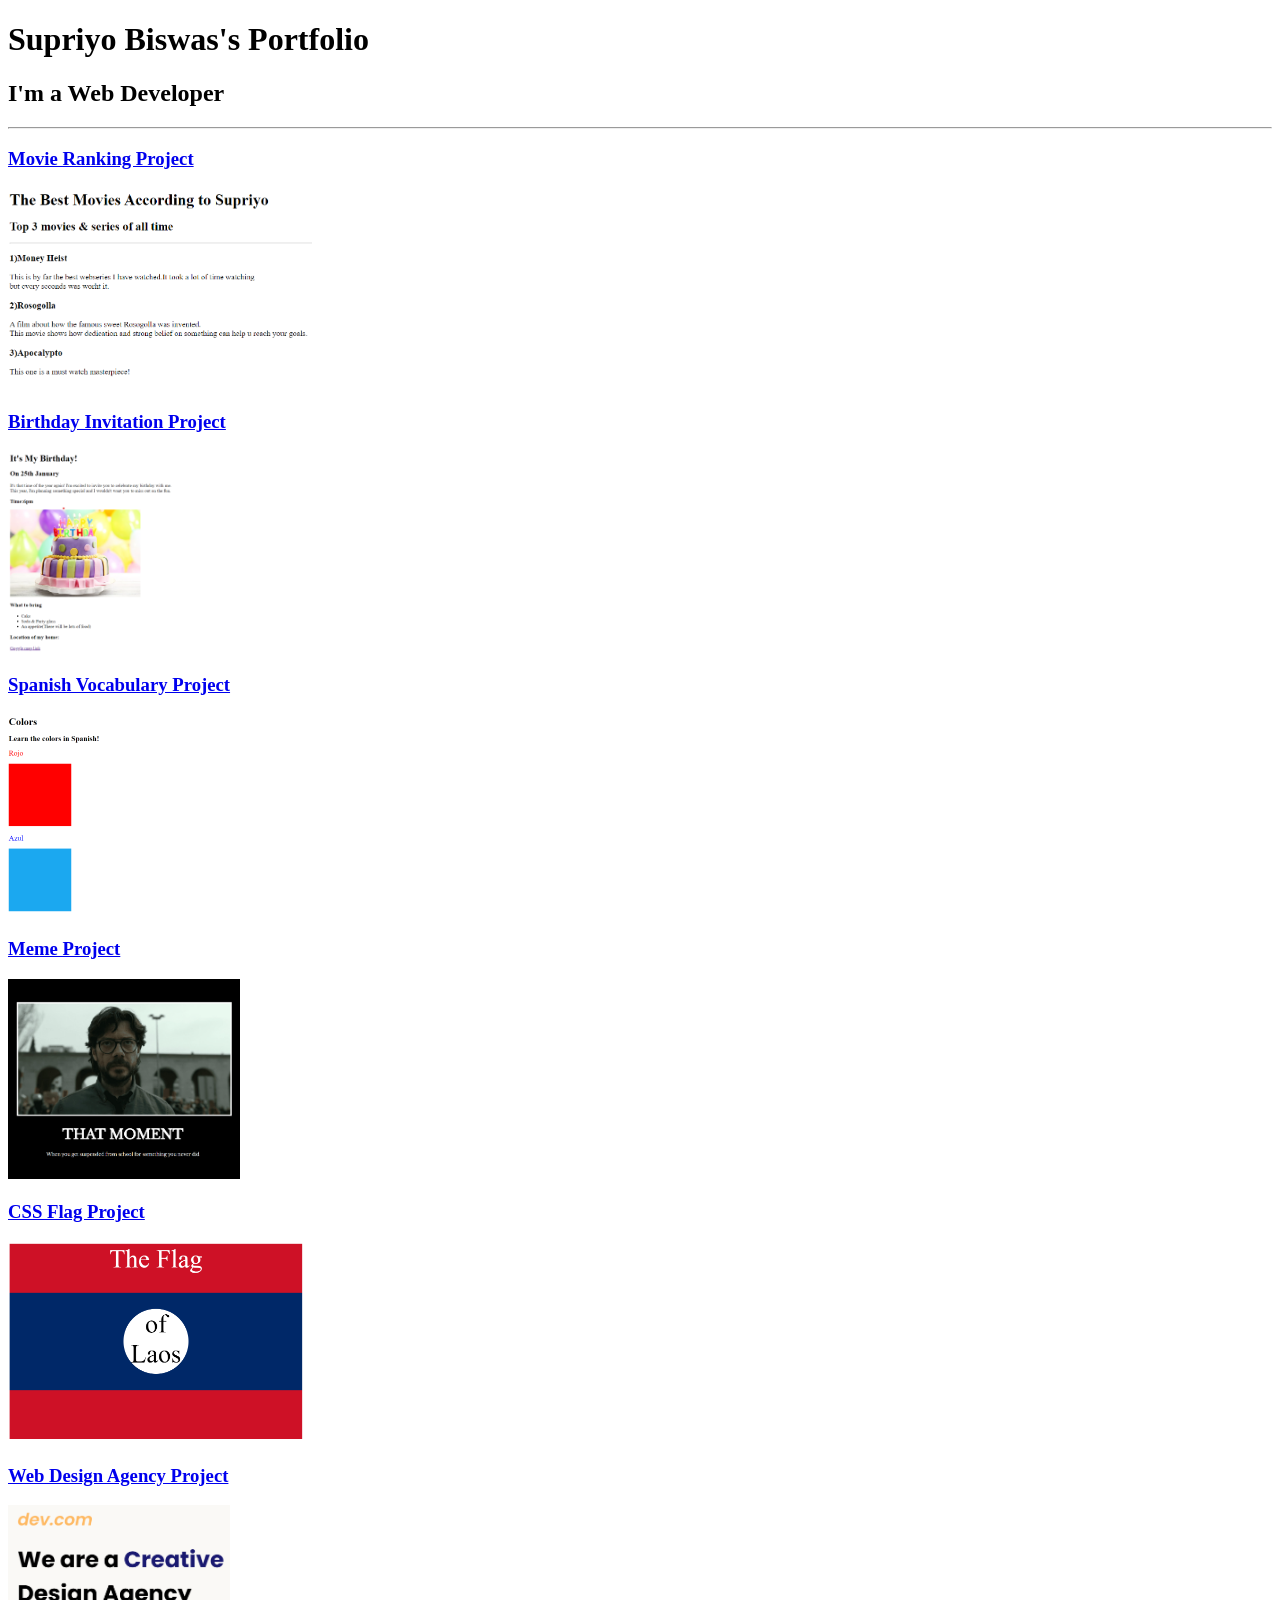
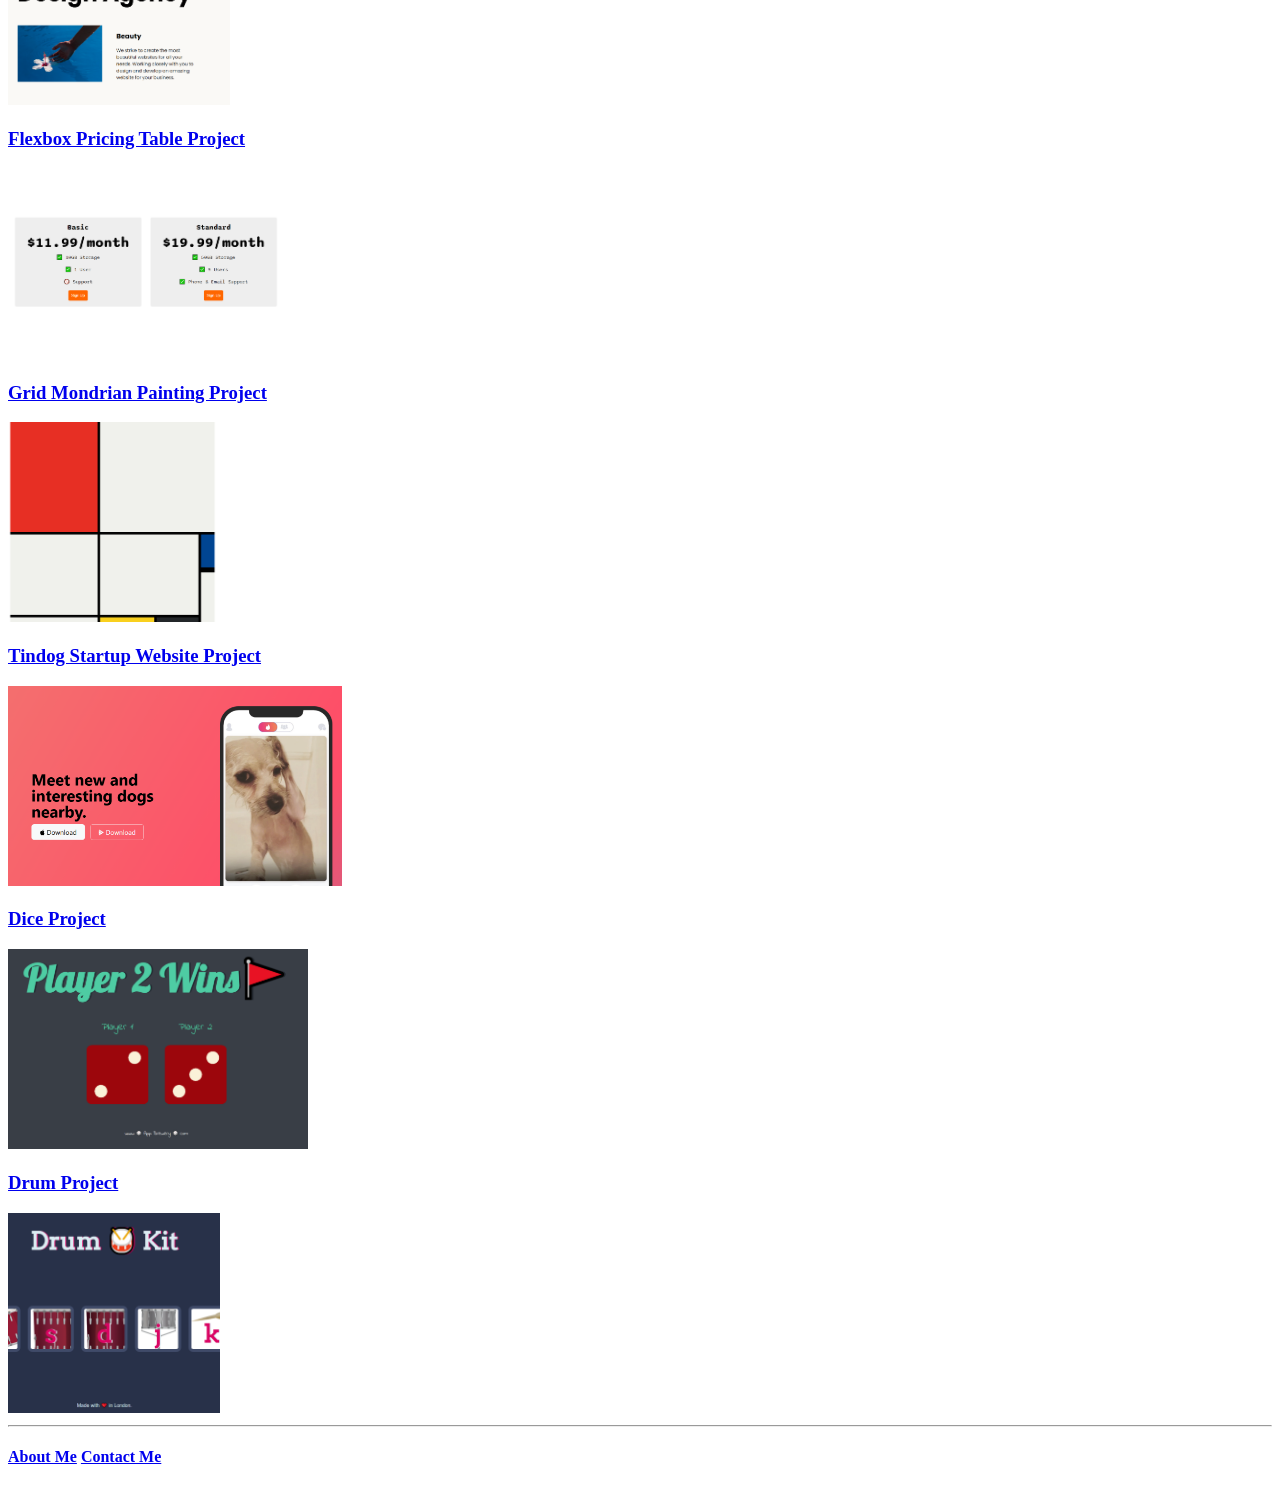
<file: index.html>
<!DOCTYPE html>
<html lang="en">
<head>
    <meta charset="UTF-8">
    <meta name="viewport" content="width=device-width, initial-scale=1.0">
    <title>Supriyo's Portfolio</title>
</head>
<body>
    <h1>Supriyo Biswas's Portfolio</h1>
    <h2>I'm a Web Developer</h2>
    <hr />
    <h3><a href="./public/movie-ranking.html">Movie Ranking Project</a></h3>
    <img src="./assets/images/movie ranking site.png" height="200" alt="movie ranking project preview"/>
    <h3><a href="./public/birthday-invite.html">Birthday Invitation Project</a></h3>
    <img src="./assets/images/birthday invite.png" height="200" alt="birthday invite project preview"/>
    <h3><a href="./public/spanish-vocabulary.html">Spanish Vocabulary Project</a></h3>
    <img src="./assets/images/spanish-vocabulary.png" height="200" alt="spanish Vocabulary Project preview"/>
    <h3><a href="./public/meme.html">Meme Project</a></h3>
    <img src="./assets/images/meme project.png" height="200" alt="meme Project preview"/>
    <h3><a href="./public/Laos.html">CSS Flag Project</a></h3>
    <img src="./assets/images/Laos Flag.png" height="200" alt="the flag of Laos" />
    <h3><a href="./public/agency.html">Web Design Agency Project</a></h3>
    <img src="./assets/images/agency.png" height="200" alt="web design agency project preview"/>
    <h3><a href="./public/flexbox.html">Flexbox Pricing Table Project</a></h3>
    <img src="./assets/images/flexbox.png" height="190" alt="FLexbox pricing table project preview" />
    <h3><a href="./public/grid.html">Grid Mondrian Painting Project</a></h3>
    <img src="./assets/images/grid.png" height="200" alt="Grid Mondrian panting project preview" />
    <h3><a href="./public/bootstrap-tindog.html">Tindog Startup Website Project</a></h3>
    <img src="./assets/images/bootstrap-tindog.png" height="200" alt="Tindog Startup Website Project preview" />
    <h3><a href="./full/dicefull/dicee.html">Dice Project</a></h3>
    <img src="./assets/images/dicess.png" height="200" alt="Dice project preview" />
    <h3><a href="./full/drumfull/Drum Kit Starting Files/index.html">Drum Project</a></h3>
    <img src="./assets/images/drumss.png" height="200" alt="Dice project preview" />
    <hr />
    <h4><a href="./public/about.html">About Me</a> <a href="./public/contact.html">Contact Me</a></h4>

</body>
</html>
</file>
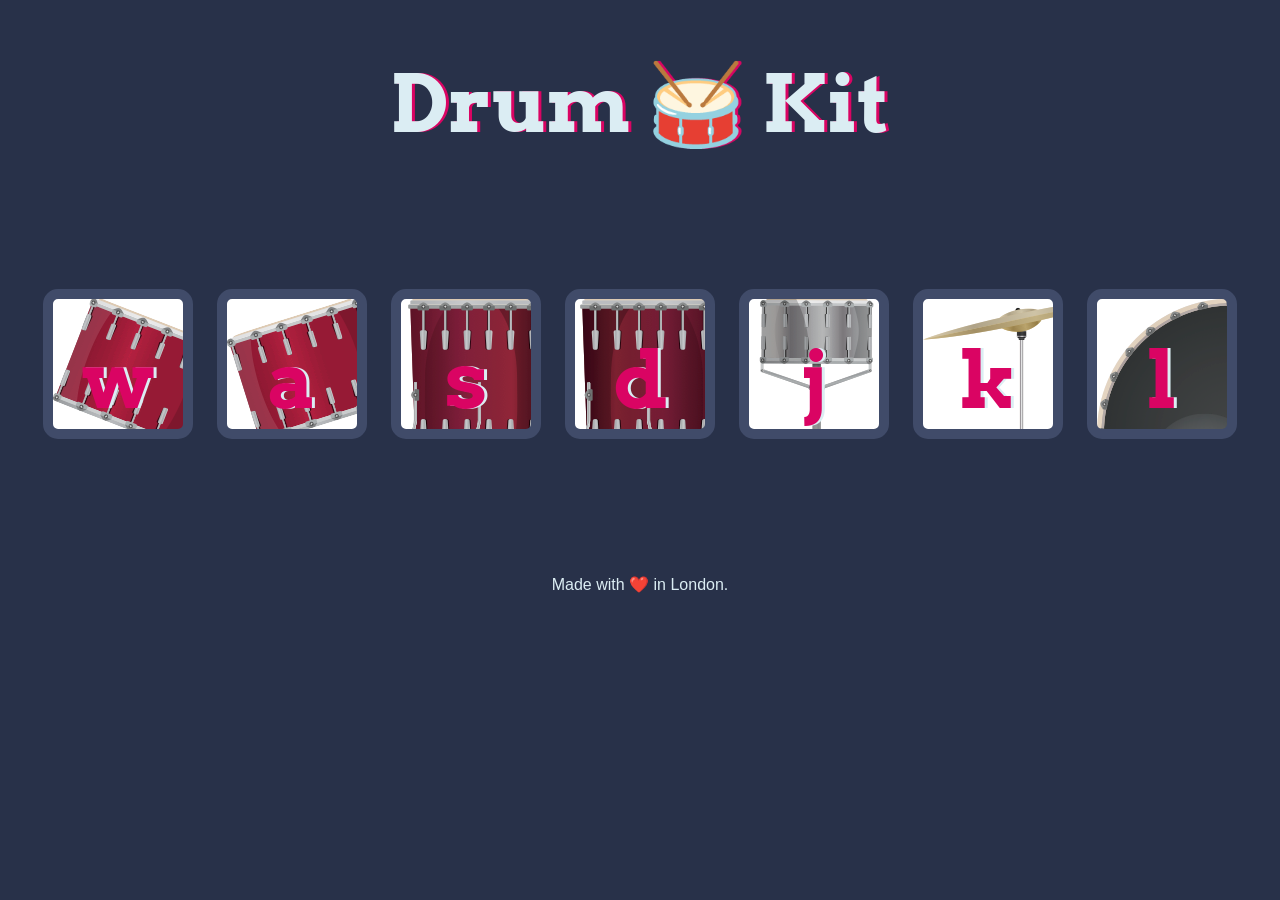
<file: full/drumfull/Drum Kit Starting Files/index.html>
<!DOCTYPE html>
<html lang="en" dir="ltr">

<head>
  <meta charset="utf-8">
  <title>Drum Kit</title>
  <link rel="stylesheet" href="styles.css">
  <link href="https://fonts.googleapis.com/css?family=Arvo" rel="stylesheet">
</head>

<body>

  <h1 id="title">Drum 🥁 Kit</h1>
  <div class="set">
    <button class="w drum">w</button>
    <button class="a drum">a</button>
    <button class="s drum">s</button>
    <button class="d drum">d</button>
    <button class="j drum">j</button>
    <button class="k drum">k</button>
    <button class="l drum">l</button>
  </div>


  <footer>
    Made with ❤️ in London.
  </footer>
  <script src="index.js" charset="utf-8"></script>
</body>

</html>
</file>
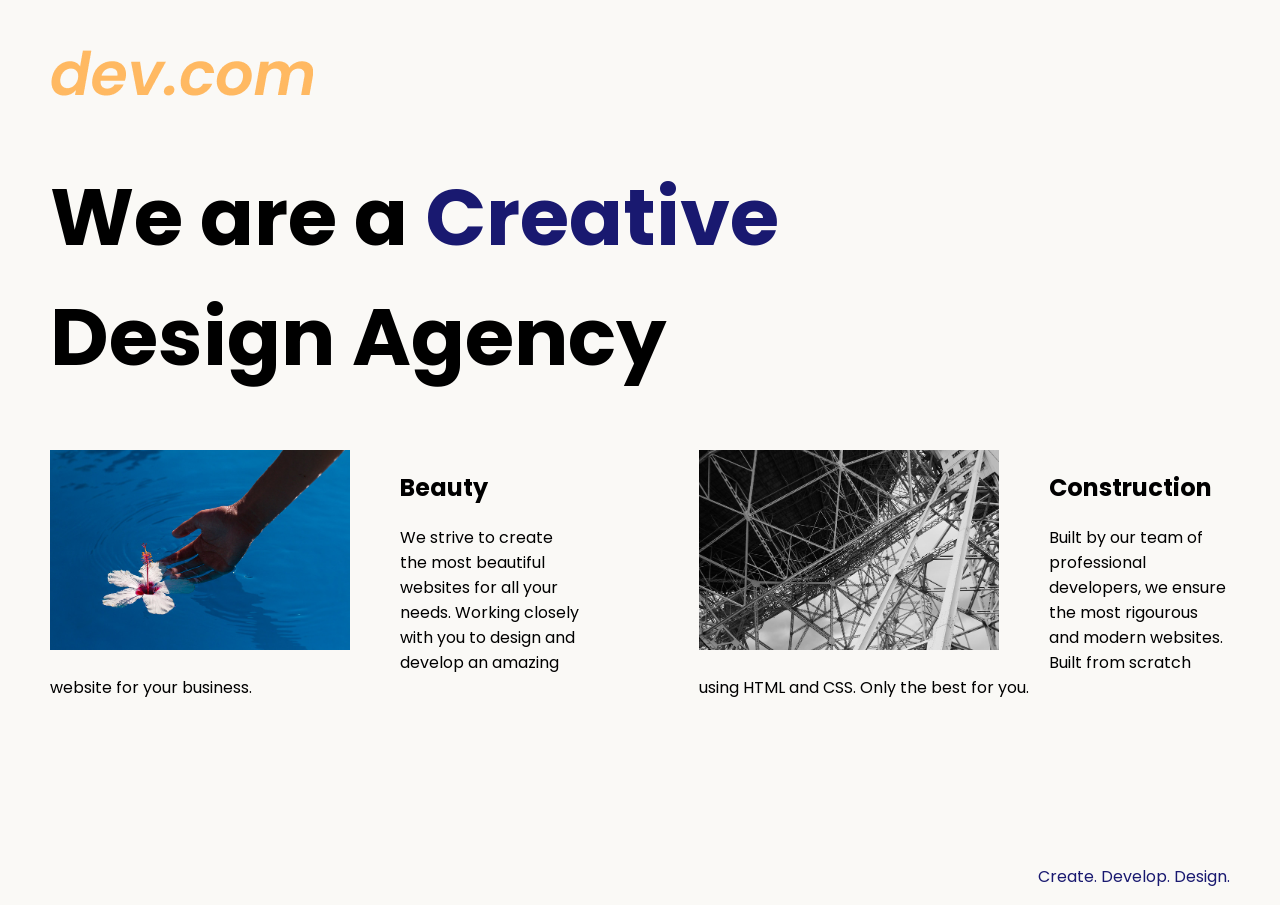
<file: public/agency.html>
<!DOCTYPE html>
<html lang="en">

<head>
  <meta charset="UTF-8">
  <meta name="viewport" content="width=device-width, initial-scale=1.0">
  <title>Agency</title>
  <link rel="stylesheet" href="./agency.css">
  <link rel="preconnect" href="https://fonts.googleapis.com">
  <link rel="preconnect" href="https://fonts.gstatic.com" crossorigin>
  <link href="https://fonts.googleapis.com/css2?family=Poppins:wght@400;700&display=swap" rel="stylesheet">
</head>

<body>
  <div class="main">
    <img class="logo" src="../assets/images/logo.png" alt="logo">
    <h1>We are a <span class="creative">Creative</span> <br /> Design Agency</h1>
    <div class="left card"><img class="tile-image" src="../assets/images/beautiful.jpg" alt="hand and flower in water">
      <h2 class="card-title">Beauty</h2>
      <p class="card-text">We strive to create the most beautiful websites for all your needs. Working closely with you
        to
        design and
        develop an amazing website for your business.</p>
    </div>

    <div class="right card"><img class="tile-image" src="../assets/images/construction.jpg" alt="metal structure">
      <h2 class="card-title">Construction</h2>
      <p>Built by our team of professional developers, we ensure the most rigourous and modern websites. Built from
        scratch using HTML and CSS. Only the best for you.</p>
    </div>

  </div>
  <footer>
    <p>Create. Develop. Design.</p>
  </footer>
</body>

</html>
</file>
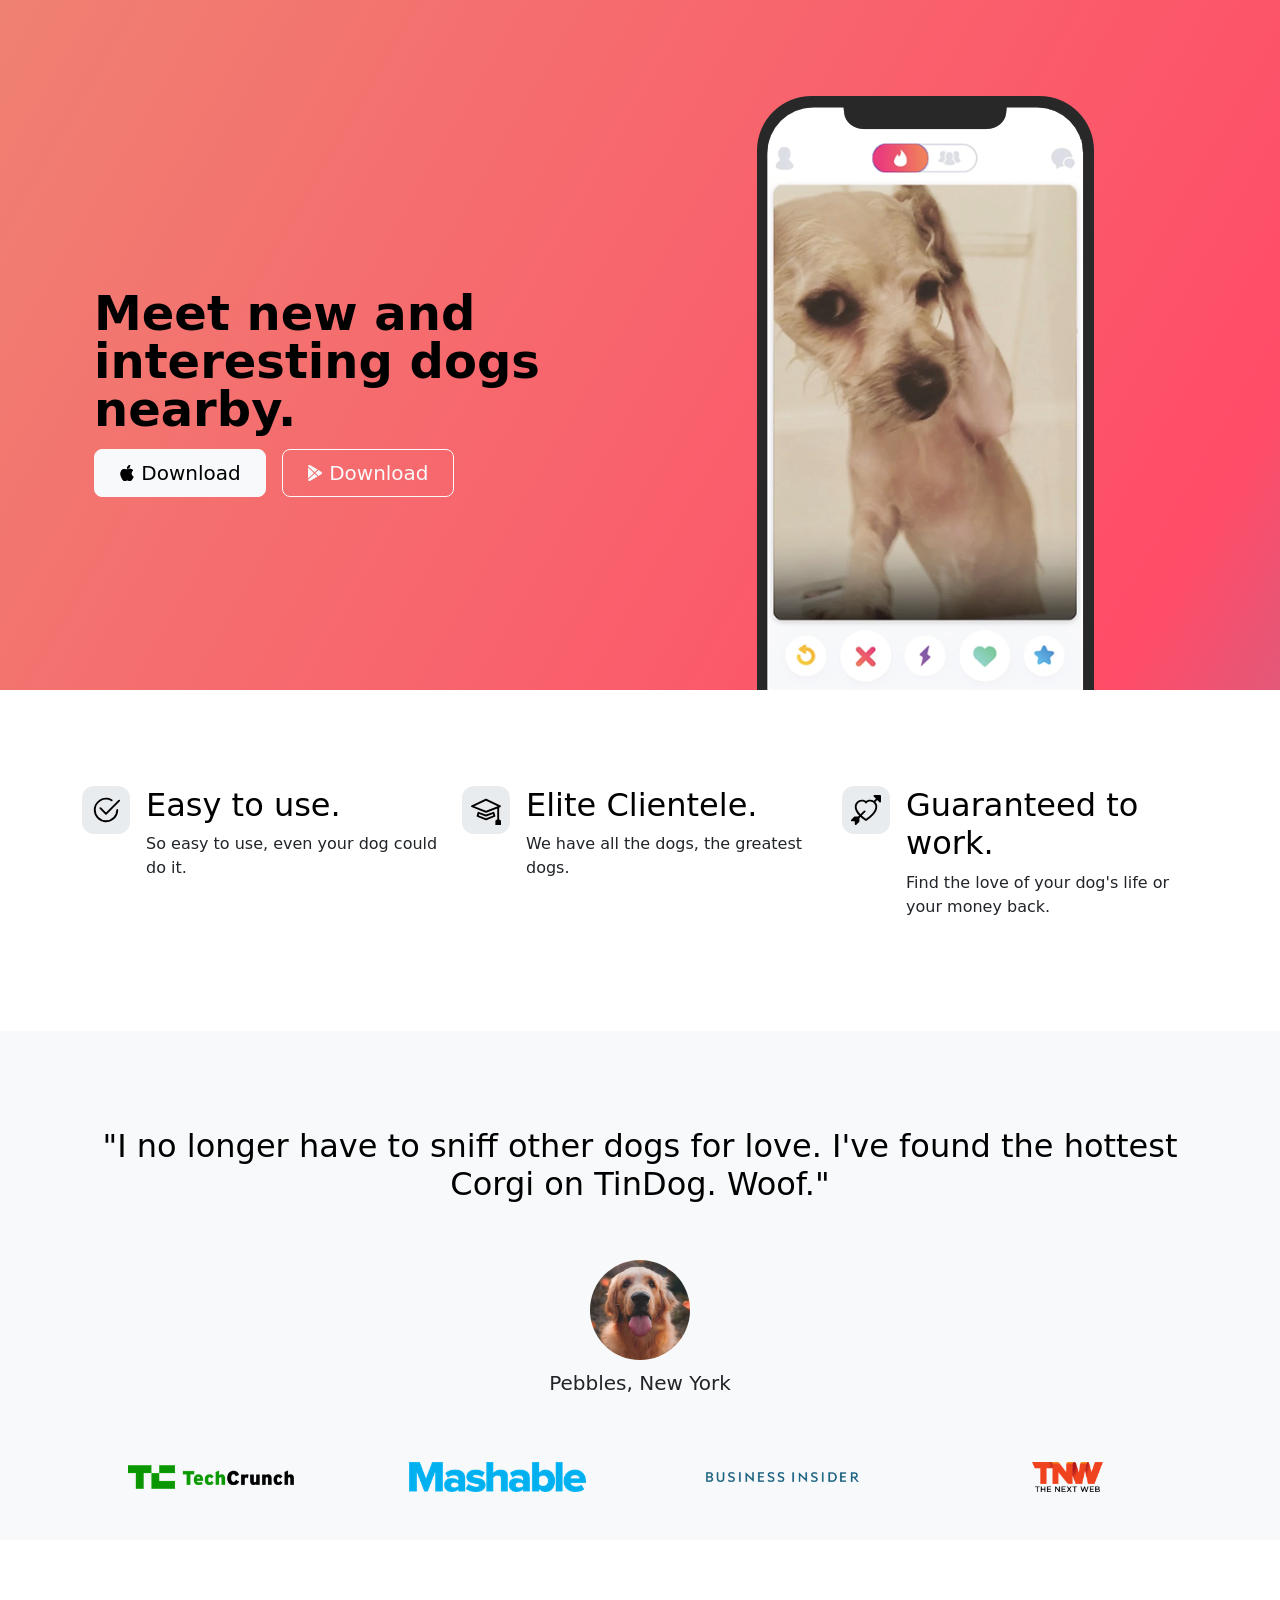
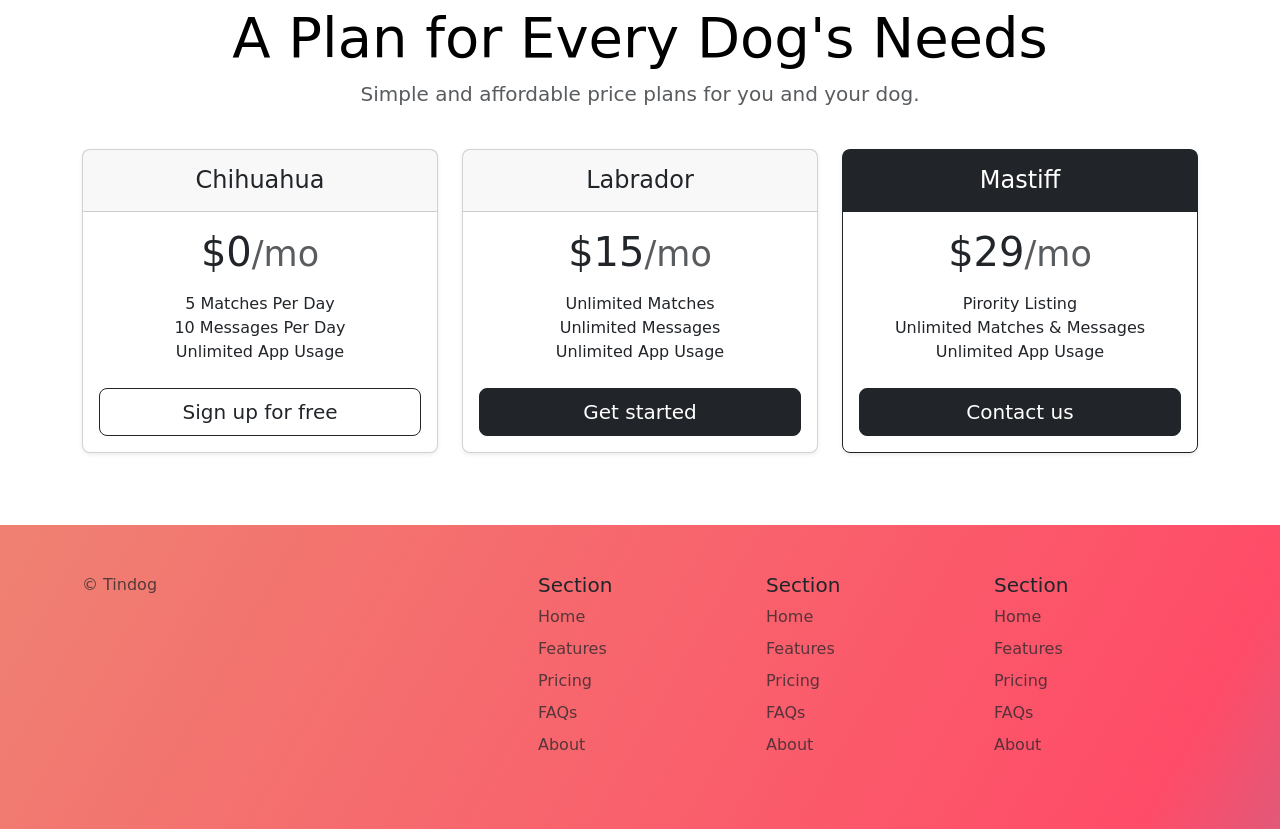
<file: public/bootstrap-tindog.html>
<!DOCTYPE html>
<html lang="en">

<head>
  <meta charset="UTF-8">
  <meta name="viewport" content="width=device-width, initial-scale=1.0">
  <title>TinDog</title>
  <link href="https://cdn.jsdelivr.net/npm/bootstrap@5.3.3/dist/css/bootstrap.min.css" rel="stylesheet" integrity="sha384-QWTKZyjpPEjISv5WaRU9OFeRpok6YctnYmDr5pNlyT2bRjXh0JMhjY6hW+ALEwIH" crossorigin="anonymous">
  <link rel="stylesheet" href="./bootstrap-tindog.css">
</head>

<body>

  
  <section id="title" class="gradient-background">
    <div class="container col-xxl-8 px-4 pt-5">
      <div class="row flex-lg-row-reverse align-items-center g-5 pt-5">
        <div class="col-10 col-sm-8 col-lg-6">
          <img src="../assets/images/iphone.png" class="d-block mx-lg-auto img-fluid" alt="dog pic on an iphone" loading="lazy">
        </div>
        <div class="col-lg-6">
          <h1 class="display-5 fw-bold text-body-emphasis lh-1 mb-3">Meet new and interesting dogs nearby.</h1>
          <div class="d-grid gap-2 d-md-flex justify-content-md-start">
            <button type="button" class="btn btn-light btn-lg px-4 me-md-2" fdprocessedid="xj0b3c"><svg xmlns="http://www.w3.org/2000/svg" width="16" height="16" fill="currentColor"
              class="bi bi-apple mb-1" viewBox="0 0 16 16">
<path
                d="M11.182.008C11.148-.03 9.923.023 8.857 1.18c-1.066 1.156-.902 2.482-.878 2.516.024.034 1.52.087 2.475-1.258.955-1.345.762-2.391.728-2.43Zm3.314 11.733c-.048-.096-2.325-1.234-2.113-3.422.212-2.189 1.675-2.789 1.698-2.854.023-.065-.597-.79-1.254-1.157a3.692 3.692 0 0 0-1.563-.434c-.108-.003-.483-.095-1.254.116-.508.139-1.653.589-1.968.607-.316.018-1.256-.522-2.267-.665-.647-.125-1.333.131-1.824.328-.49.196-1.422.754-2.074 2.237-.652 1.482-.311 3.83-.067 4.56.244.729.625 1.924 1.273 2.796.576.984 1.34 1.667 1.659 1.899.319.232 1.219.386 1.843.067.502-.308 1.408-.485 1.766-.472.357.013 1.061.154 1.782.539.571.197 1.111.115 1.652-.105.541-.221 1.324-1.059 2.238-2.758.347-.79.505-1.217.473-1.282Z" />
<path
                d="M11.182.008C11.148-.03 9.923.023 8.857 1.18c-1.066 1.156-.902 2.482-.878 2.516.024.034 1.52.087 2.475-1.258.955-1.345.762-2.391.728-2.43Zm3.314 11.733c-.048-.096-2.325-1.234-2.113-3.422.212-2.189 1.675-2.789 1.698-2.854.023-.065-.597-.79-1.254-1.157a3.692 3.692 0 0 0-1.563-.434c-.108-.003-.483-.095-1.254.116-.508.139-1.653.589-1.968.607-.316.018-1.256-.522-2.267-.665-.647-.125-1.333.131-1.824.328-.49.196-1.422.754-2.074 2.237-.652 1.482-.311 3.83-.067 4.56.244.729.625 1.924 1.273 2.796.576.984 1.34 1.667 1.659 1.899.319.232 1.219.386 1.843.067.502-.308 1.408-.485 1.766-.472.357.013 1.061.154 1.782.539.571.197 1.111.115 1.652-.105.541-.221 1.324-1.059 2.238-2.758.347-.79.505-1.217.473-1.282Z" />
</svg> Download</button>
            <button type="button" class="btn btn-outline-light btn-lg px-4" fdprocessedid="amh97v"> <svg xmlns="http://www.w3.org/2000/svg" width="16" height="16" fill="currentColor"
              class="bi bi-google-play mb-1" viewBox="0 0 16 16">
<path
                d="M14.222 9.374c1.037-.61 1.037-2.137 0-2.748L11.528 5.04 8.32 8l3.207 2.96 2.694-1.586Zm-3.595 2.116L7.583 8.68 1.03 14.73c.201 1.029 1.36 1.61 2.303 1.055l7.294-4.295ZM1 13.396V2.603L6.846 8 1 13.396ZM1.03 1.27l6.553 6.05 3.044-2.81L3.333.215C2.39-.341 1.231.24 1.03 1.27Z" />
</svg> Download</button>
          </div>
        </div>
      </div>
    </div>

  </section>
  

  <section id="features">
    <div class="container mt-5">
      <div class="row g-4 py-5 row-cols-1 row-cols-lg-3">
        <div class="col d-flex align-items-start">
          <div class="icon-square text-body-emphasis bg-body-secondary d-inline-flex align-items-center justify-content-center fs-4 flex-shrink-0 me-3">
            <svg xmlns="http://www.w3.org/2000/svg" height="30" fill="currentColor" class="bi bi-check2-circle"
                viewBox="0 0 16 16">
  <path
                  d="M2.5 8a5.5 5.5 0 0 1 8.25-4.764.5.5 0 0 0 .5-.866A6.5 6.5 0 1 0 14.5 8a.5.5 0 0 0-1 0 5.5 5.5 0 1 1-11 0z" />
  <path
                  d="M15.354 3.354a.5.5 0 0 0-.708-.708L8 9.293 5.354 6.646a.5.5 0 1 0-.708.708l3 3a.5.5 0 0 0 .708 0l7-7z" />
  </svg>
          </div>
          <div>
            <h3 class="fs-2 text-body-emphasis">Easy to use.</h3>
            <p>So easy to use, even your dog could do it.</p>
          </div>
        </div>
        <div class="col d-flex align-items-start">
          <div class="icon-square text-body-emphasis bg-body-secondary d-inline-flex align-items-center justify-content-center fs-4 flex-shrink-0 me-3">
            <svg xmlns="http://www.w3.org/2000/svg" height="30" fill="currentColor" class="bi bi-mortarboard" viewBox="0 0 16 16">
              <path d="M8.211 2.047a.5.5 0 0 0-.422 0l-7.5 3.5a.5.5 0 0 0 .025.917l7.5 3a.5.5 0 0 0 .372 0L14 7.14V13a1 1 0 0 0-1 1v2h3v-2a1 1 0 0 0-1-1V6.739l.686-.275a.5.5 0 0 0 .025-.917l-7.5-3.5ZM8 8.46 1.758 5.965 8 3.052l6.242 2.913L8 8.46Z"/>
              <path d="M4.176 9.032a.5.5 0 0 0-.656.327l-.5 1.7a.5.5 0 0 0 .294.605l4.5 1.8a.5.5 0 0 0 .372 0l4.5-1.8a.5.5 0 0 0 .294-.605l-.5-1.7a.5.5 0 0 0-.656-.327L8 10.466 4.176 9.032Zm-.068 1.873.22-.748 3.496 1.311a.5.5 0 0 0 .352 0l3.496-1.311.22.748L8 12.46l-3.892-1.556Z"/>
              </svg>
          </div>
          <div>
            <h3 class="fs-2 text-body-emphasis">Elite Clientele.</h3>
            <p>We have all the dogs, the greatest dogs.</p>
          </div>
        </div>
        <div class="col d-flex align-items-start">
          <div class="icon-square text-body-emphasis bg-body-secondary d-inline-flex align-items-center justify-content-center fs-4 flex-shrink-0 me-3">
            <svg xmlns="http://www.w3.org/2000/svg" height="30" fill="currentColor" class="bi bi-arrow-through-heart"
                viewBox="0 0 16 16">
  <path fill-rule="evenodd"
                  d="M2.854 15.854A.5.5 0 0 1 2 15.5V14H.5a.5.5 0 0 1-.354-.854l1.5-1.5A.5.5 0 0 1 2 11.5h1.793l.53-.53c-.771-.802-1.328-1.58-1.704-2.32-.798-1.575-.775-2.996-.213-4.092C3.426 2.565 6.18 1.809 8 3.233c1.25-.98 2.944-.928 4.212-.152L13.292 2 12.147.854A.5.5 0 0 1 12.5 0h3a.5.5 0 0 1 .5.5v3a.5.5 0 0 1-.854.354L14 2.707l-1.006 1.006c.236.248.44.531.6.845.562 1.096.585 2.517-.213 4.092-.793 1.563-2.395 3.288-5.105 5.08L8 13.912l-.276-.182a21.86 21.86 0 0 1-2.685-2.062l-.539.54V14a.5.5 0 0 1-.146.354l-1.5 1.5Zm2.893-4.894A20.419 20.419 0 0 0 8 12.71c2.456-1.666 3.827-3.207 4.489-4.512.679-1.34.607-2.42.215-3.185-.817-1.595-3.087-2.054-4.346-.761L8 4.62l-.358-.368c-1.259-1.293-3.53-.834-4.346.761-.392.766-.464 1.845.215 3.185.323.636.815 1.33 1.519 2.065l1.866-1.867a.5.5 0 1 1 .708.708L5.747 10.96Z" />
  </svg>
          </div>
          <div>
            <h3 class="fs-2 text-body-emphasis">Guaranteed to work.</h3>
            <p>Find the love of your dog's life or your money back.</p>
          </div>
        </div>
      </div>
    </div>

  </section>
  

  <section id="testimonial">
    <div class="my-5">
      <div class="p-5 text-center bg-body-tertiary">
        <div class="container py-5">
          <h2 class="text-body-emphasis">"I no longer have to sniff other dogs for love. I've found the hottest Corgi on TinDog. Woof."</h1>
            <img class="dog mt-5 mb-2" src="../assets/images/dog-img.jpg" height="100px" alt="dog"/>
          <p class="col-lg-8 mx-auto lead">
            Pebbles, New York
          </p>
        </div>

        <div class="container">
          <div class="row">
            <div class="col-lg-3 col-sm-12">
              <img src="../assets/images/techcrunch.png" height="30px" alt="techcrunch"/>
            </div>
            <div class="col-lg-3 col-sm-12">
              <img src="../assets/images/mashable.png" height="30px" alt="mashable"/>
            </div>
            <div class="col-lg-3 col-sm-12">
              <img src="../assets/images/bizinsider.png" height="30px" alt="bizinsider"/>
            </div>
            <div class="col-lg-3 col-sm-12">
              <img src="../assets/images/tnw.png" height="30px" alt="tnw"/>
            </div>

          </div>

        </div>
      </div>
    </div>


  </section>
  

  <section id="pricing">

    <div class="container">
      <div class="pricing-header p-3 pb-md-4 mx-auto text-center">
        <h2 class="display-4 fw-normal text-body-emphasis">A Plan for Every Dog's Needs</h2>
        <p class="fs-5 text-body-secondary">Simple and affordable price plans for you and your dog.</p>
      </div>
      <div class="row row-cols-1 row-cols-md-3 mb-3 text-center">
        <div class="col">
          <div class="card mb-4 rounded-3 shadow-sm">
            <div class="card-header py-3">
              <h4 class="my-0 fw-normal">Chihuahua</h4>
            </div>
            <div class="card-body">
              <h1 class="card-title pricing-card-title">$0<small class="text-body-secondary fw-light">/mo</small></h1>
              <ul class="list-unstyled mt-3 mb-4">
                <li>5 Matches Per Day</li>
                <li>10 Messages Per Day</li>
                <li>Unlimited App Usage</li>
              </ul>
              <button type="button" class="w-100 btn btn-lg btn-outline-dark">Sign up for free</button>
            </div>
          </div>
        </div>
        <div class="col">
          <div class="card mb-4 rounded-3 shadow-sm">
            <div class="card-header py-3">
              <h4 class="my-0 fw-normal">Labrador</h4>
            </div>
            <div class="card-body">
              <h1 class="card-title pricing-card-title">$15<small class="text-body-secondary fw-light">/mo</small></h1>
              <ul class="list-unstyled mt-3 mb-4">
                <li>Unlimited Matches</li>
                <li>Unlimited Messages</li>
                <li>Unlimited App Usage</li>
              </ul>
              <button type="button" class="w-100 btn btn-lg btn-dark">Get started</button>
            </div>
          </div>
        </div>
        <div class="col">
          <div class="card mb-4 rounded-3 shadow-sm border-dark">
            <div class="card-header py-3 text-bg-dark border-dark">
              <h4 class="my-0 fw-normal">Mastiff</h4>
            </div>
            <div class="card-body">
              <h1 class="card-title pricing-card-title">$29<small class="text-body-secondary fw-light">/mo</small></h1>
              <ul class="list-unstyled mt-3 mb-4">
                <li>Pirority Listing</li>
                <li>Unlimited Matches & Messages</li>
                <li>Unlimited App Usage</li>
              </ul>
              <button type="button" class="w-100 btn btn-lg btn-dark">Contact us</button>
            </div>
          </div>
        </div>
      </div>

    </div>

  </section>
 
  
  <section id="footer">

    <div class="gradient-footer">
      <div class="container">
        <footer class="row row-cols-1 row-cols-sm-2 row-cols-md-5 py-5 mt-5">
          <div class="col mb-3">
            <p class="text-body-secondary">© Tindog</p>
          </div>
      
          <div class="col mb-3">
      
          </div>
      
          <div class="col mb-3">
            <h5>Section</h5>
            <ul class="nav flex-column">
              <li class="nav-item mb-2"><a href="#" class="nav-link p-0 text-body-secondary">Home</a></li>
              <li class="nav-item mb-2"><a href="#" class="nav-link p-0 text-body-secondary">Features</a></li>
              <li class="nav-item mb-2"><a href="#" class="nav-link p-0 text-body-secondary">Pricing</a></li>
              <li class="nav-item mb-2"><a href="#" class="nav-link p-0 text-body-secondary">FAQs</a></li>
              <li class="nav-item mb-2"><a href="#" class="nav-link p-0 text-body-secondary">About</a></li>
            </ul>
          </div>
      
          <div class="col mb-3">
            <h5>Section</h5>
            <ul class="nav flex-column">
              <li class="nav-item mb-2"><a href="#" class="nav-link p-0 text-body-secondary">Home</a></li>
              <li class="nav-item mb-2"><a href="#" class="nav-link p-0 text-body-secondary">Features</a></li>
              <li class="nav-item mb-2"><a href="#" class="nav-link p-0 text-body-secondary">Pricing</a></li>
              <li class="nav-item mb-2"><a href="#" class="nav-link p-0 text-body-secondary">FAQs</a></li>
              <li class="nav-item mb-2"><a href="#" class="nav-link p-0 text-body-secondary">About</a></li>
            </ul>
          </div>
      
          <div class="col mb-3">
            <h5>Section</h5>
            <ul class="nav flex-column">
              <li class="nav-item mb-2"><a href="#" class="nav-link p-0 text-body-secondary">Home</a></li>
              <li class="nav-item mb-2"><a href="#" class="nav-link p-0 text-body-secondary">Features</a></li>
              <li class="nav-item mb-2"><a href="#" class="nav-link p-0 text-body-secondary">Pricing</a></li>
              <li class="nav-item mb-2"><a href="#" class="nav-link p-0 text-body-secondary">FAQs</a></li>
              <li class="nav-item mb-2"><a href="#" class="nav-link p-0 text-body-secondary">About</a></li>
            </ul>
          </div>
        </footer>
      </div>

    </div>

  </section>
</body>

</html>
</file>
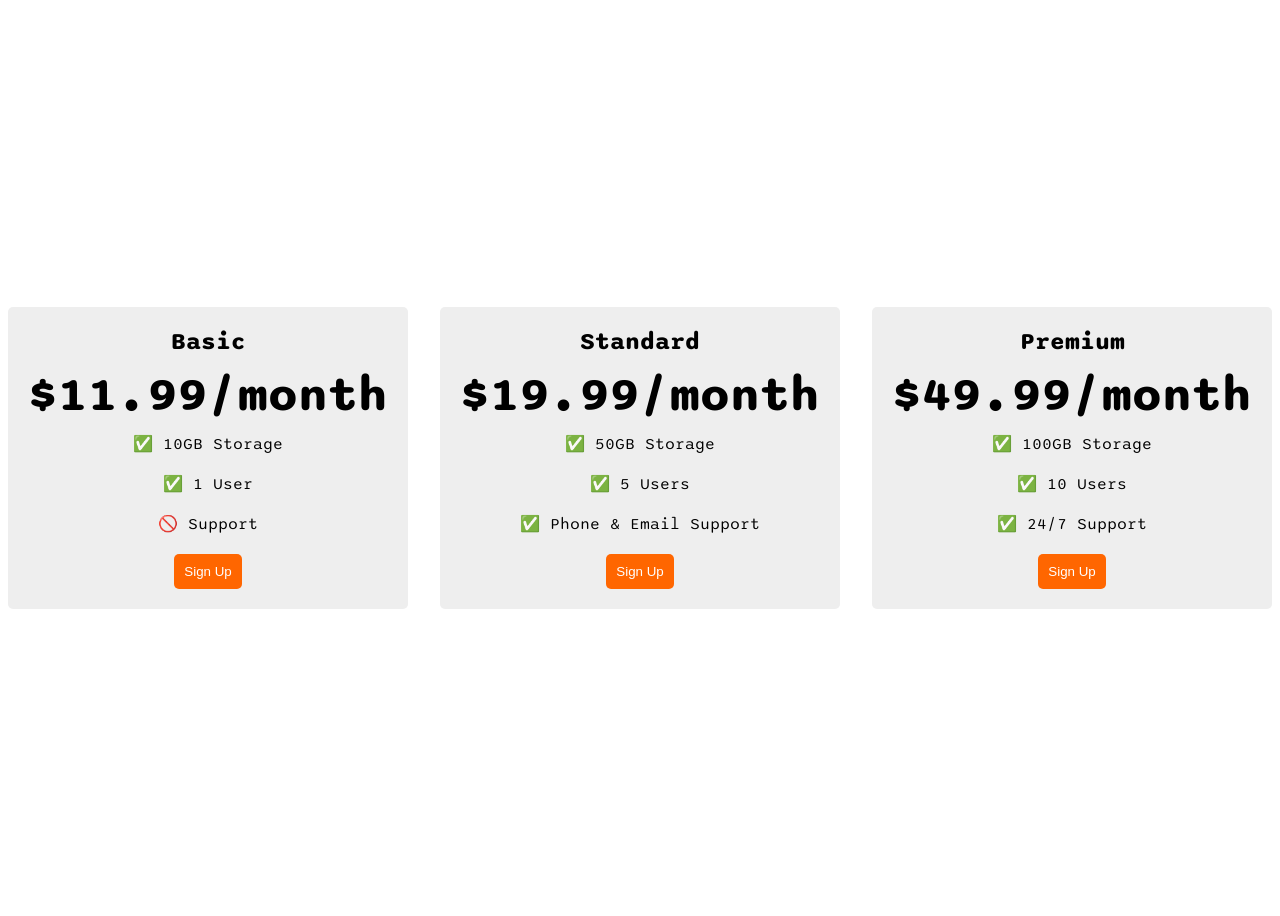
<file: public/flexbox.html>
<!DOCTYPE html>
<html>
  <head>
    <title>Flexbox Pricing Table</title>
    <link rel="preconnect" href="https://fonts.googleapis.com" />
    <link rel="preconnect" href="https://fonts.gstatic.com" crossorigin />
    <link
      href="https://fonts.googleapis.com/css2?family=Sono:wght@400;700&display=swap"
      rel="stylesheet"
    />
    <style>
      body {
        font-family: "Sono", sans-serif;
      }

      .pricing-container{
        display: flex;
        gap:2rem;
        justify-content: center;
        align-items: center;
        width: 100%;
        height: 100vh;

      }

      .pricing-plan{
        flex: 1;
        background-color: #EEEEEE;
        text-align: center;
        padding: 20px;
        max-width: 400px;
        border-radius: 5px;
      }

      .plan-title{
        font-size: 1.5rem;
        font-weight: bold;
        margin-bottom: 10px;
      }

      .plan-price{
        font-size: 3rem;
        font-weight: bold;
        margin-bottom: 10px;
      }

      .plan-features li{
        margin-bottom: 20px;
      }

      .plan-features {
        padding: 0;
        margin: 0;
    }

      .plan-button{
        background-color: #ff6600;
        border: none;
        border-radius: 5px;
        padding: 10px;
        color: white;
      }

      ul{
        list-style-type: none;
      }



      /* Hint: What can you do with a media query and flexbox? */
      @media (max-width: 1250px) {
        .pricing-container{
          flex-direction: column;
          height: 100%;
        }
      }
    </style>
  </head>

  <body>
    <div class="pricing-container">
      <div class="pricing-plan">
        <div class="plan-title">Basic</div>
        <div class="plan-price">$11.99/month</div>
        <ul class="plan-features">
          <li>✅ 10GB Storage</li>
          <li>✅ 1 User</li>
          <li>🚫 Support</li>
        </ul>
        <button class="plan-button">Sign Up</button>
      </div>
      <div class="pricing-plan">
        <div class="plan-title">Standard</div>
        <div class="plan-price">$19.99/month</div>
        <ul class="plan-features">
          <li>✅ 50GB Storage</li>
          <li>✅ 5 Users</li>
          <li>✅ Phone &amp; Email Support</li>
        </ul>
        <button class="plan-button">Sign Up</button>
      </div>
      <div class="pricing-plan">
        <div class="plan-title">Premium</div>
        <div class="plan-price">$49.99/month</div>
        <ul class="plan-features">
          <li>✅ 100GB Storage</li>
          <li>✅ 10 Users</li>
          <li>✅ 24/7 Support</li>
        </ul>
        <button class="plan-button">Sign Up</button>
      </div>
    </div>
  </body>
</html>
</file>
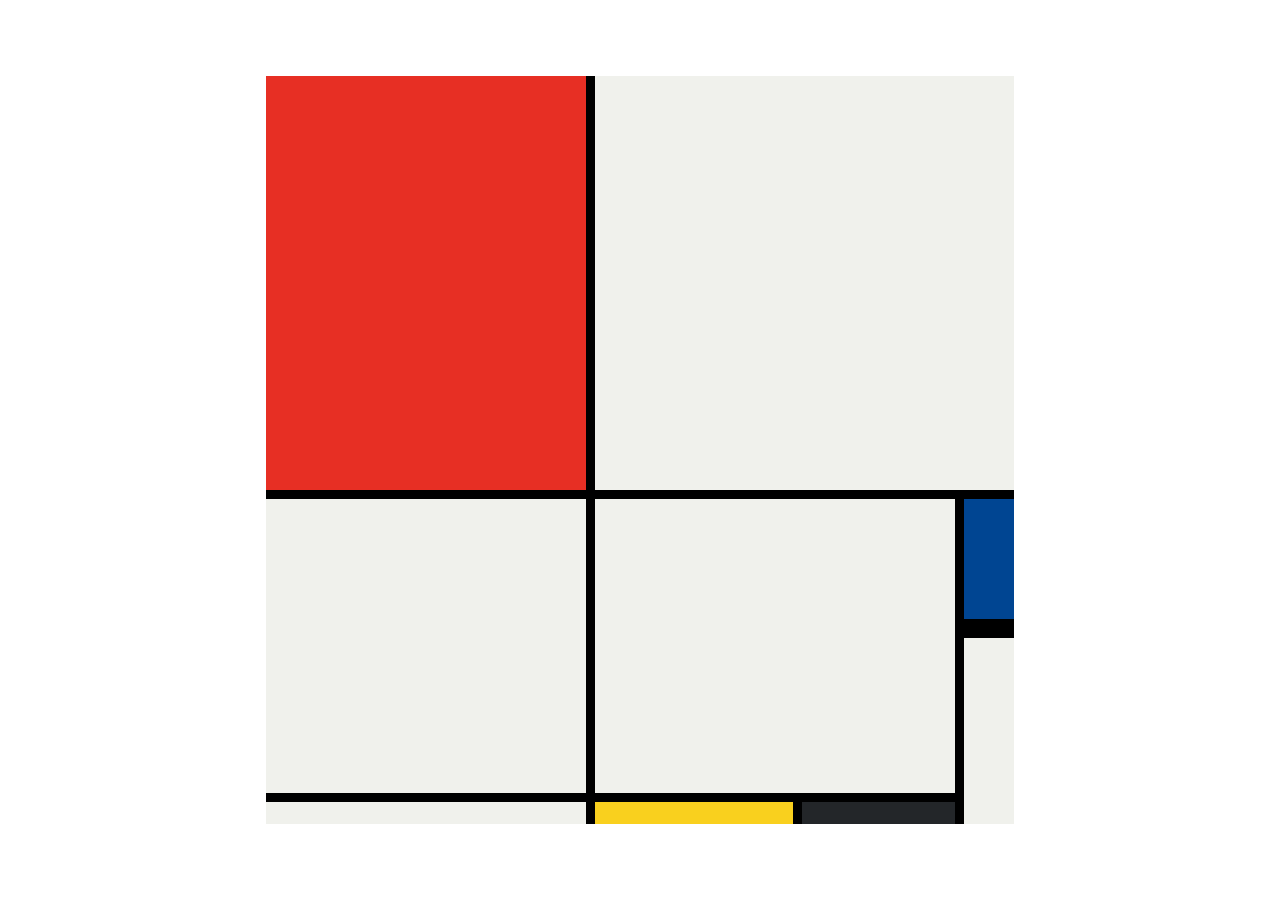
<file: public/grid.html>
<!DOCTYPE html>
<html lang="en">

<head>
  <meta charset="UTF-8">
  <meta name="viewport" content="width=device-width, initial-scale=1.0">
  <title>Mondrian Project</title>
  <style>

    body{
      display: flex;
      justify-content: center;
      align-items: center;
      height: 100vh;
      margin: 0;
      padding: 0;

    }

    .painting{
      height: 748px;
      width: 748px;
      display: grid;
      background-color: #000;
      grid-template-columns: 320px 198px 153px 50px;
      grid-template-rows: 414px 130px 155px 22px;
      gap: 9px;
    }

    .box{
      background-color: #F0F1EC;
    }

    .red{
      background-color: #E72F24;
    }

    .blue{
      background-color: #004592;
      border-bottom: 10px solid #000;
    }


    .black{
      background-color: #232629;

    }

    .yellow{
      background-color: #F9D01E;
    }

    
    .white1{
      grid-area: 1/2/2/5;
    }


    .white2{
      grid-area: 2/1/4/1;
    }

    .white3{
      grid-area:2/2/4/4
    }

    .white4{
      grid-area: 3/4/5/5;
    }

    .white5{
      grid-area: 4/1/5/2;
    }

  </style>
</head>

<body>
  <div class="painting">
    <div class="red box"></div>
    <div class="blue box"></div>
    <div class="yellow box"></div>
    <div class="black box"></div>
    <div class="white1 box"></div>
    <div class="white2 box"></div>
    <div class="white3 box"></div>
    <div class="white4 box"></div>
    <div class="white5 box"></div>
    <div class="box"></div>
    
  </div>
</body>

</html>
</file>
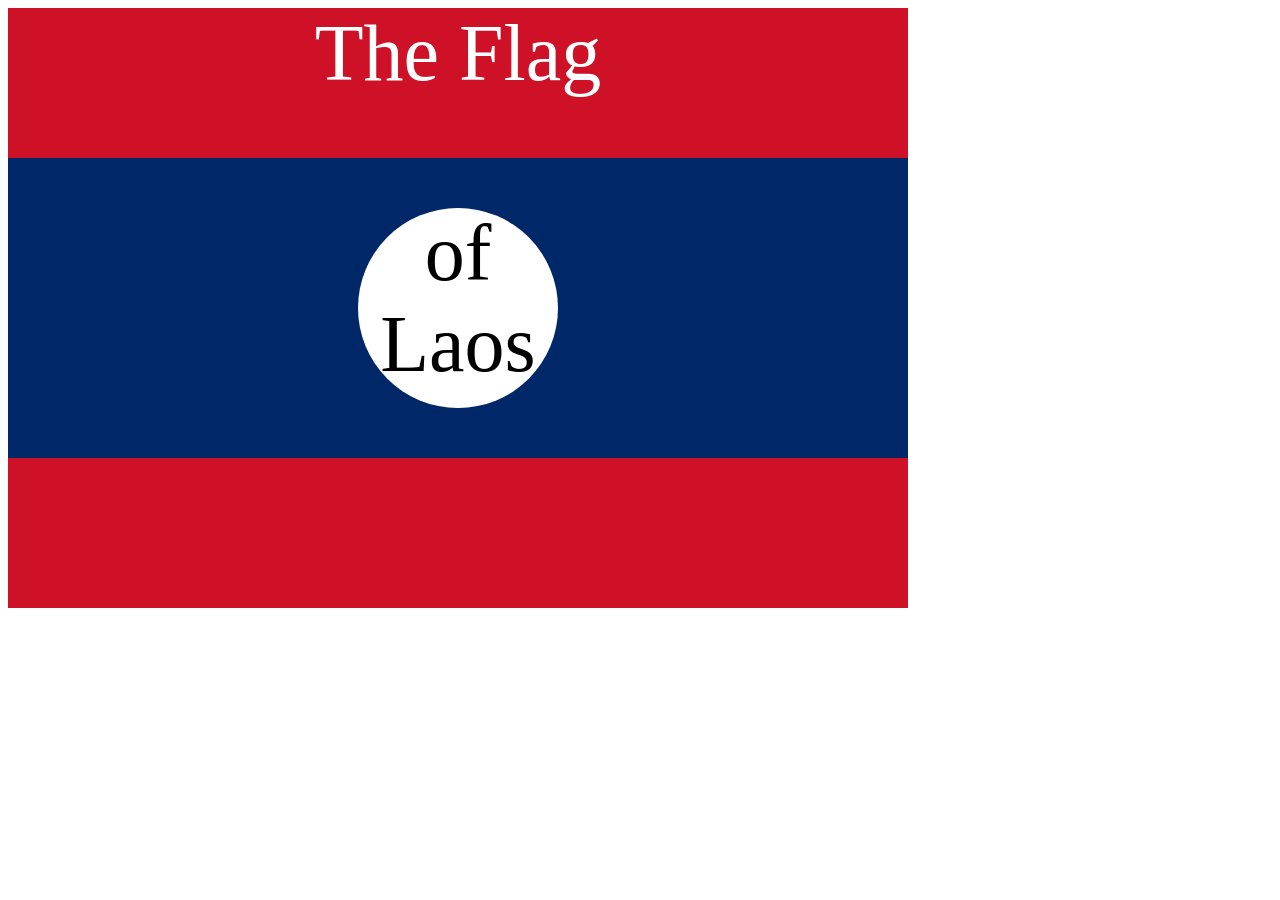
<file: public/Laos.html>
<!DOCTYPE html>
<html lang="en">

<head>
  <meta charset="UTF-8">
  <title>CSS Flag Project</title>
  <style>
    .flag{
      background-color: #CE1126;
      width: 900px;
      height: 600px;
      position: relative;

    }

    .flag > div{
      background-color: #002868;
      height: 50%;
      width: 100%;
      position:absolute;
      top: 150px;   

    }

    .flag>div>div{
      height: 200px;
      width: 200px;
      background-color: white;
      border-radius: 50%;
      position: absolute;
      left: 350px;
      top: 50px;
    }

    p{
      text-align: center;
      font-size: 5rem;
      padding: 0;
      margin: 0;
    }
    
    .flag>p{
      color: white;
    }
    
  </style>
</head>

<body>
  <div class="flag">
    <p>The Flag</p>
    <div>
      <div>
        <p>of Laos</p>
      </div>
    </div>
  </div>
</body>

</html>
</file>
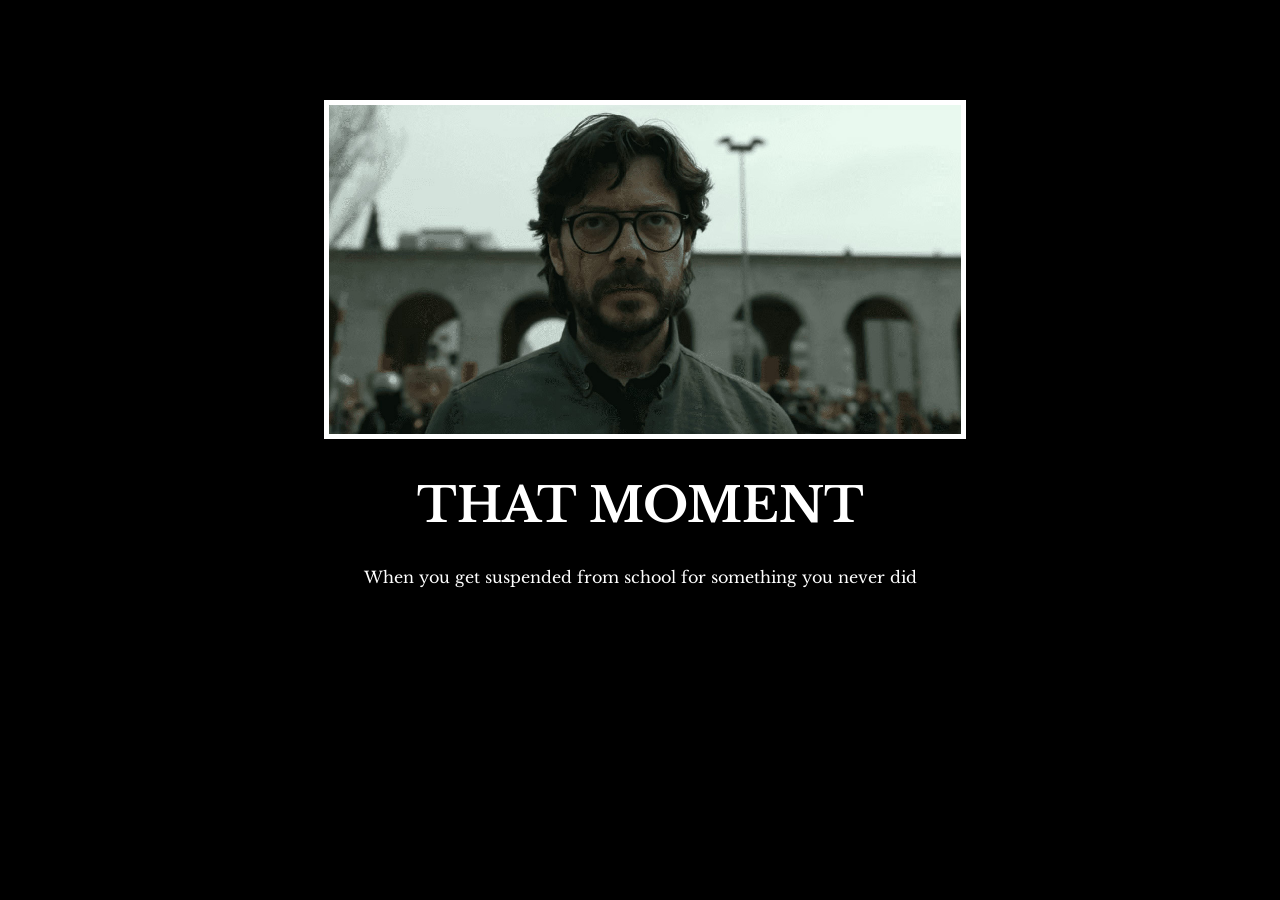
<file: public/meme.html>
<!DOCTYPE html>
<html lang="en">
<head>
  <meta charset="UTF-8">
  <meta name="viewport" content="width=device-width, initial-scale=1.0">
  <title>Meme</title>
  <link
  rel="stylesheet"
  href="meme.css"
  />
<link rel="preconnect" href="https://fonts.googleapis.com">
<link rel="preconnect" href="https://fonts.gstatic.com" crossorigin>
<link href="https://fonts.googleapis.com/css2?family=Libre+Baskerville&display=swap" rel="stylesheet">
</head>
<body>
  <div class="poster">
    <img src="../assets/images/money-heist-4.jpg" alt="money heist angry professor"/>
    <h1>that moment</h1>
    <p>When you get suspended from school for something you never did</p>
  </div>
  
</body>
</html>
</file>
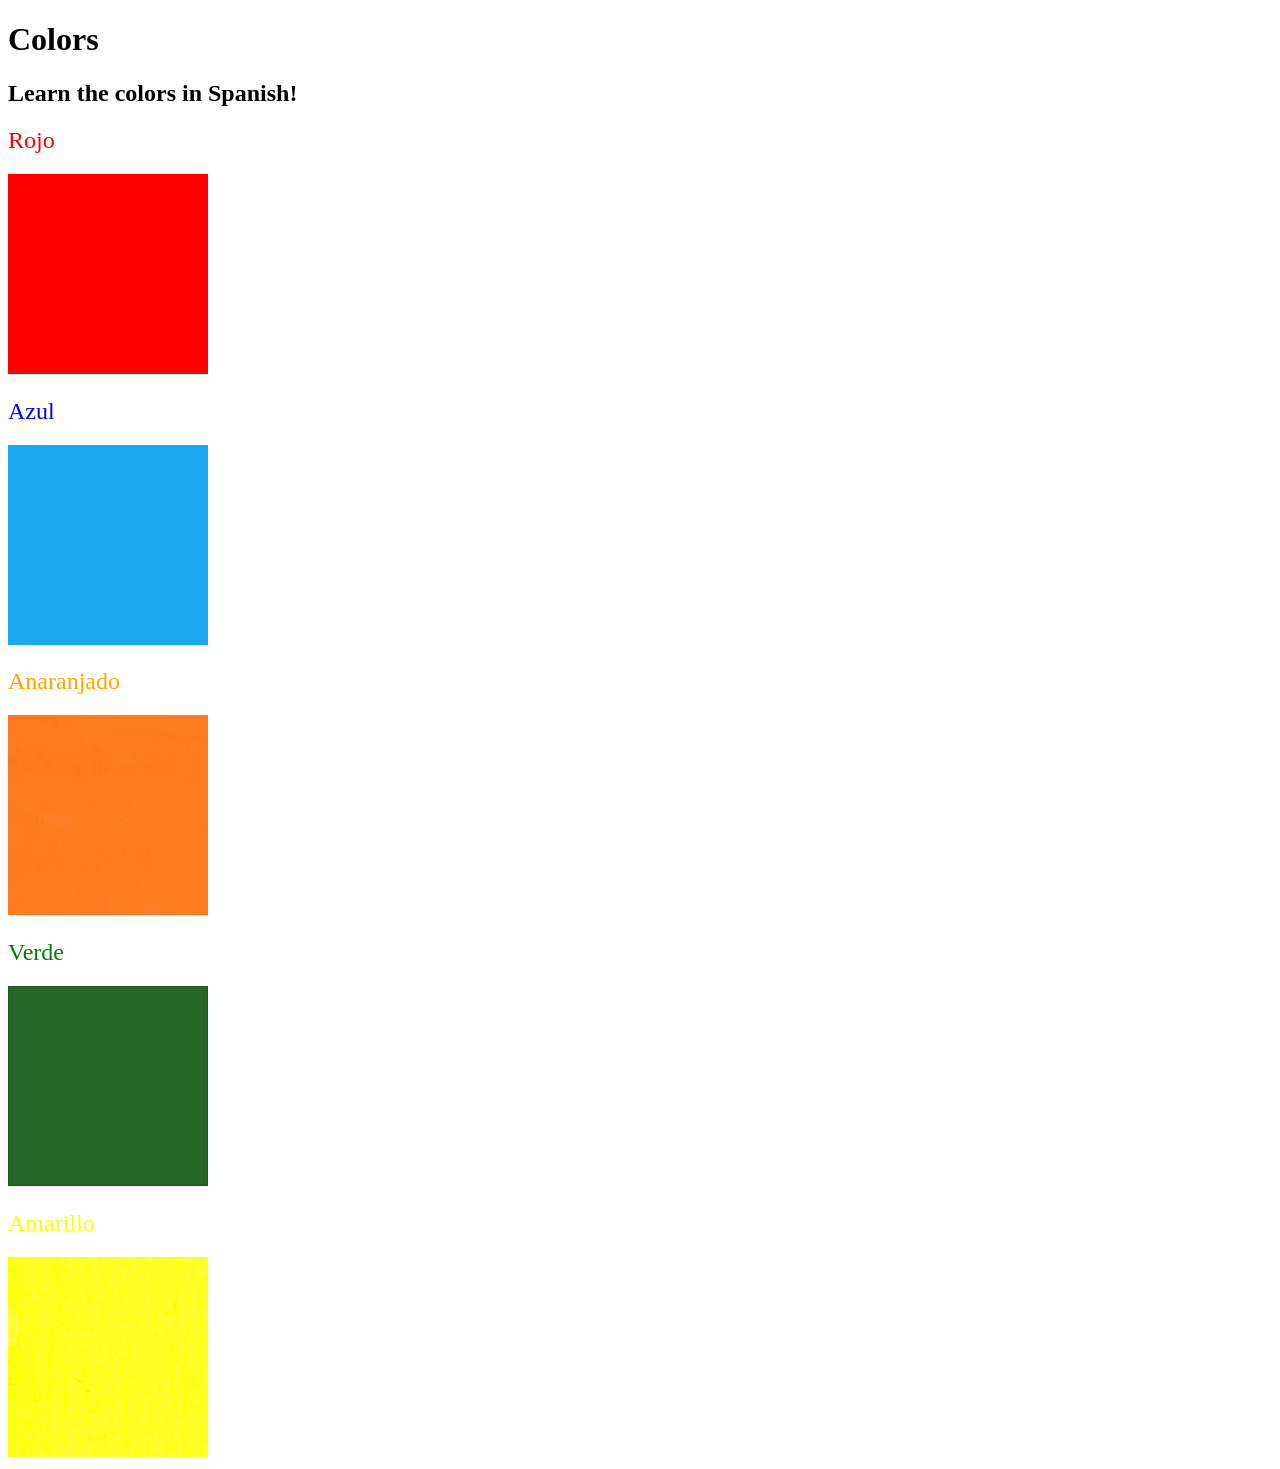
<file: public/spanish-vocabulary.html>
<!DOCTYPE html>
<html lang="en">
  <head>
    <meta charset="UTF-8" />
    <title>Spanish Vocabulary</title>
    <link rel="stylesheet" href="./spanish-vocabulary.css" />
  </head>

  <body>
    <h1>Colors</h1>
    <h2>Learn the colors in Spanish!</h2>
    <h2 class="color-title" id="red">Rojo</h2>
    <img src="../assets/images/red.png" alt="red" />

    <h2 class="color-title" id="blue">Azul</h2>
    <img src="../assets/images/blue.png" alt="blue" />

    <h2 class="color-title" id="orange">Anaranjado</h2>
    <img src="../assets/images/orange.png" alt="orange" />

    <h2 class="color-title" id="green">Verde</h2>
    <img src="../assets/images/green.png" alt="green" />

    <h2 class="color-title" id="yellow">Amarillo</h2>
    <img src="../assets/images/yellow.png" alt="yellow" />
  </body>
</html>
</file>
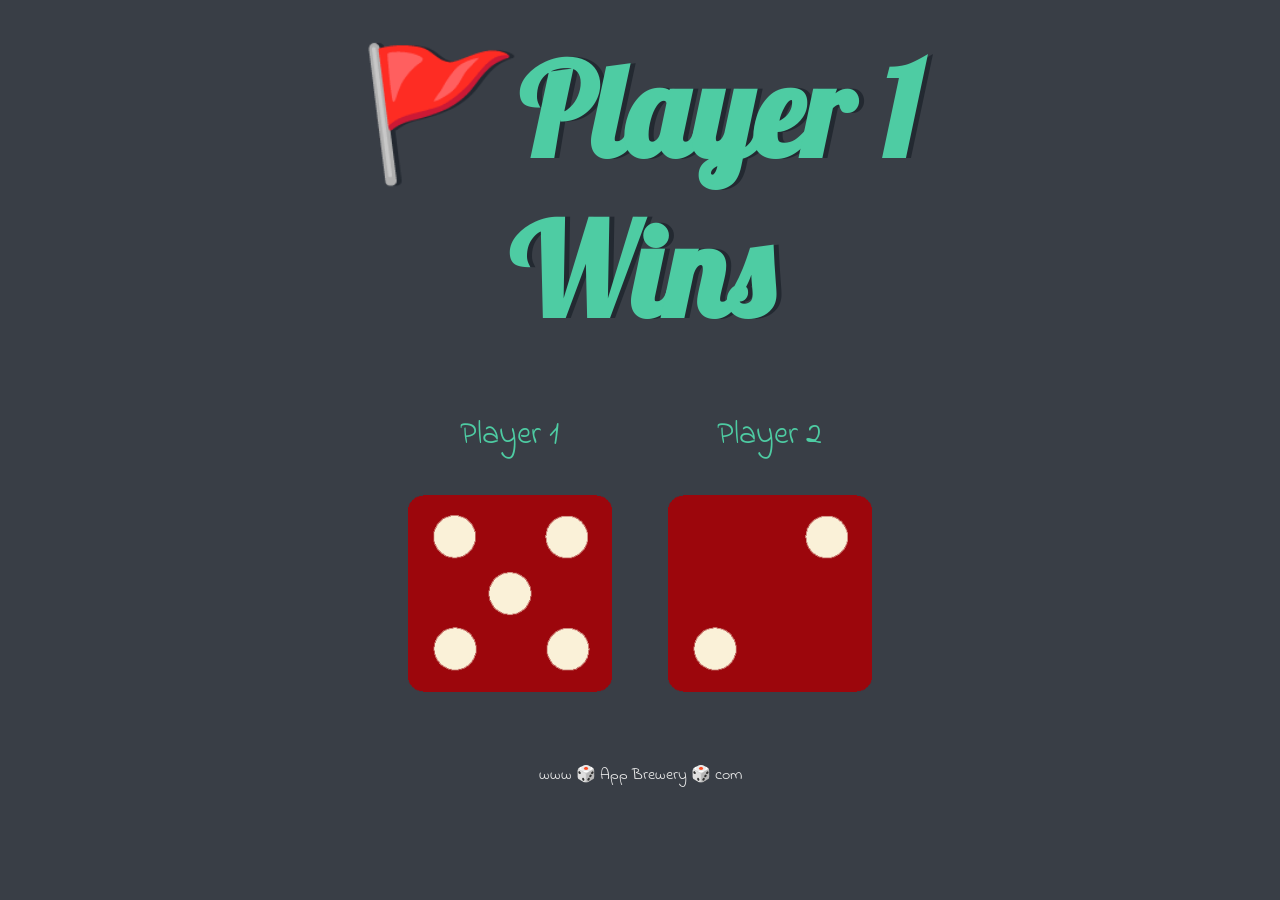
<file: full/dicefull/dicee.html>
<!DOCTYPE html>
<html lang="en" dir="ltr">
  <head>
    <meta charset="utf-8" />
    <title>Dicee</title>
    <link rel="stylesheet" href="styles.css" />
    <link
      href="https://fonts.googleapis.com/css?family=Indie+Flower|Lobster"
      rel="stylesheet"
    />
  </head>
  <body>
    <div class="container">
      <h1>Refresh Me</h1>

      <div class="dice">
        <p>Player 1</p>
        <img class="img1" src="./images/dice6.png" />
      </div>

      <div class="dice">
        <p>Player 2</p>
        <img class="img2" src="./images/dice6.png" />
      </div>
    </div>

    <footer>www 🎲 App Brewery 🎲 com</footer>
    <script src="./index.js" charset="utf-8"></script>
  </body>
</html>
</file>
<file: full/drumfull/Drum Kit Starting Files/styles.css>
body {
  text-align: center;
  background-color: #283149;
}

h1 {
  font-size: 5rem;
  color: #DBEDF3;
  font-family: "Arvo", cursive;
  text-shadow: 3px 0 #DA0463;

}

footer {
  color: #DBEDF3;
  font-family: sans-serif;
}

.w {
  background-image: url(images/tom1.png);

}

.a {
  background-image: url(images/tom2.png);

}

.s {
  background-image: url(images/tom3.png);
}

.d {
  background-image: url(images/tom4.png);
}

.j {
  background-image: url(images/snare.png);
}

.k {
  background-image: url(images/crash.png);
}

.l {
  background-image: url(images/kick.png);
}

.set {
  margin: 10% auto;
}

.game-over {
  background-color: red;
  opacity: 0.8;
}

.pressed {
  box-shadow: 0 3px 4px 0 #DBEDF3;
  opacity: 0.5;
}

.red {
  color: red;
}

.drum {
  outline: none;
  border: 10px solid #404B69;
  font-size: 5rem;
  font-family: 'Arvo', cursive;
  line-height: 2;
  font-weight: 900;
  color: #DA0463;
  text-shadow: 3px 0 #DBEDF3;
  border-radius: 15px;
  display: inline-block;
  width: 150px;
  height: 150px;
  text-align: center;
  margin: 10px;
  background-color: white;
}
</file>
<file: public/agency.css>
body {
  font-family: "Poppins", sans-serif;
  margin: 50px 50px 0 50px;
  background-color: #faf9f6;
  display: flex;
  flex-direction: column;
  min-height: 95vh;
}
.main {
  flex: 1;
}

h1 {
  font-size: 5rem;
}

footer {
  text-align: right;
  color: midnightblue;
}

.creative{
  color: midnightblue;
}

.tile-image{
  float: left;
  height: 200px;
  margin-right: 50px;
}

.left{
  float: left;
}

.right{
  float: right;
}

.card{
  width: 45%;
}

@media(max-width:680px){
  h1{
    font-size: 3.5rem;
    text-align: center;
  }

  .logo{
    width: 100px;
  }

  .tile-image{
    object-fit: cover;
    margin-bottom: 10px;
    width: 100%;
  }

  .card{
    display: block;
    width: 100%;
    text-align: justify;
    margin-bottom: 30px;
  }
}
</file>
<file: public/meme.css>
body {
    background-color: black;
}

.poster {
    color: white;
    font-family: "Libre Baskerville", serif;
    font-weight: 400;
    font-style: normal;
    text-align: center;
    width: 50%;
    margin-left: 25%;
    margin-top: 100px;
}

h1 {
    text-transform: uppercase;
    font-size: 3rem;
    
}

img {
    border: 5px solid white;
    width: 100%;
}
</file>
<file: public/spanish-vocabulary.css>
#red{
    color:red
}

#blue{
    color:blue      
}

#orange{
    color:orange
}

#green{
    color:green
}

#yellow{
    color:yellow
}

.color-title{
    font-weight: normal
}

img{
    height: 200px;
    width: 200px;
}
</file>
<file: full/dicefull/styles.css>
.container {
  width: 70%;
  margin: auto;
  text-align: center;
}

.dice {
  text-align: center;
  display: inline-block;

}

body {
  background-color: #393E46;
}

h1 {
  margin: 30px;
  font-family: 'Lobster', cursive;
  text-shadow: 5px 0 #232931;
  font-size: 8rem;
  color: #4ECCA3;
}

p {
  font-size: 2rem;
  color: #4ECCA3;
  font-family: 'Indie Flower', cursive;
}

img {
  width: 80%;
}

footer {
  margin-top: 5%;
  color: #EEEEEE;
  text-align: center;
  font-family: 'Indie Flower', cursive;

}
</file>
